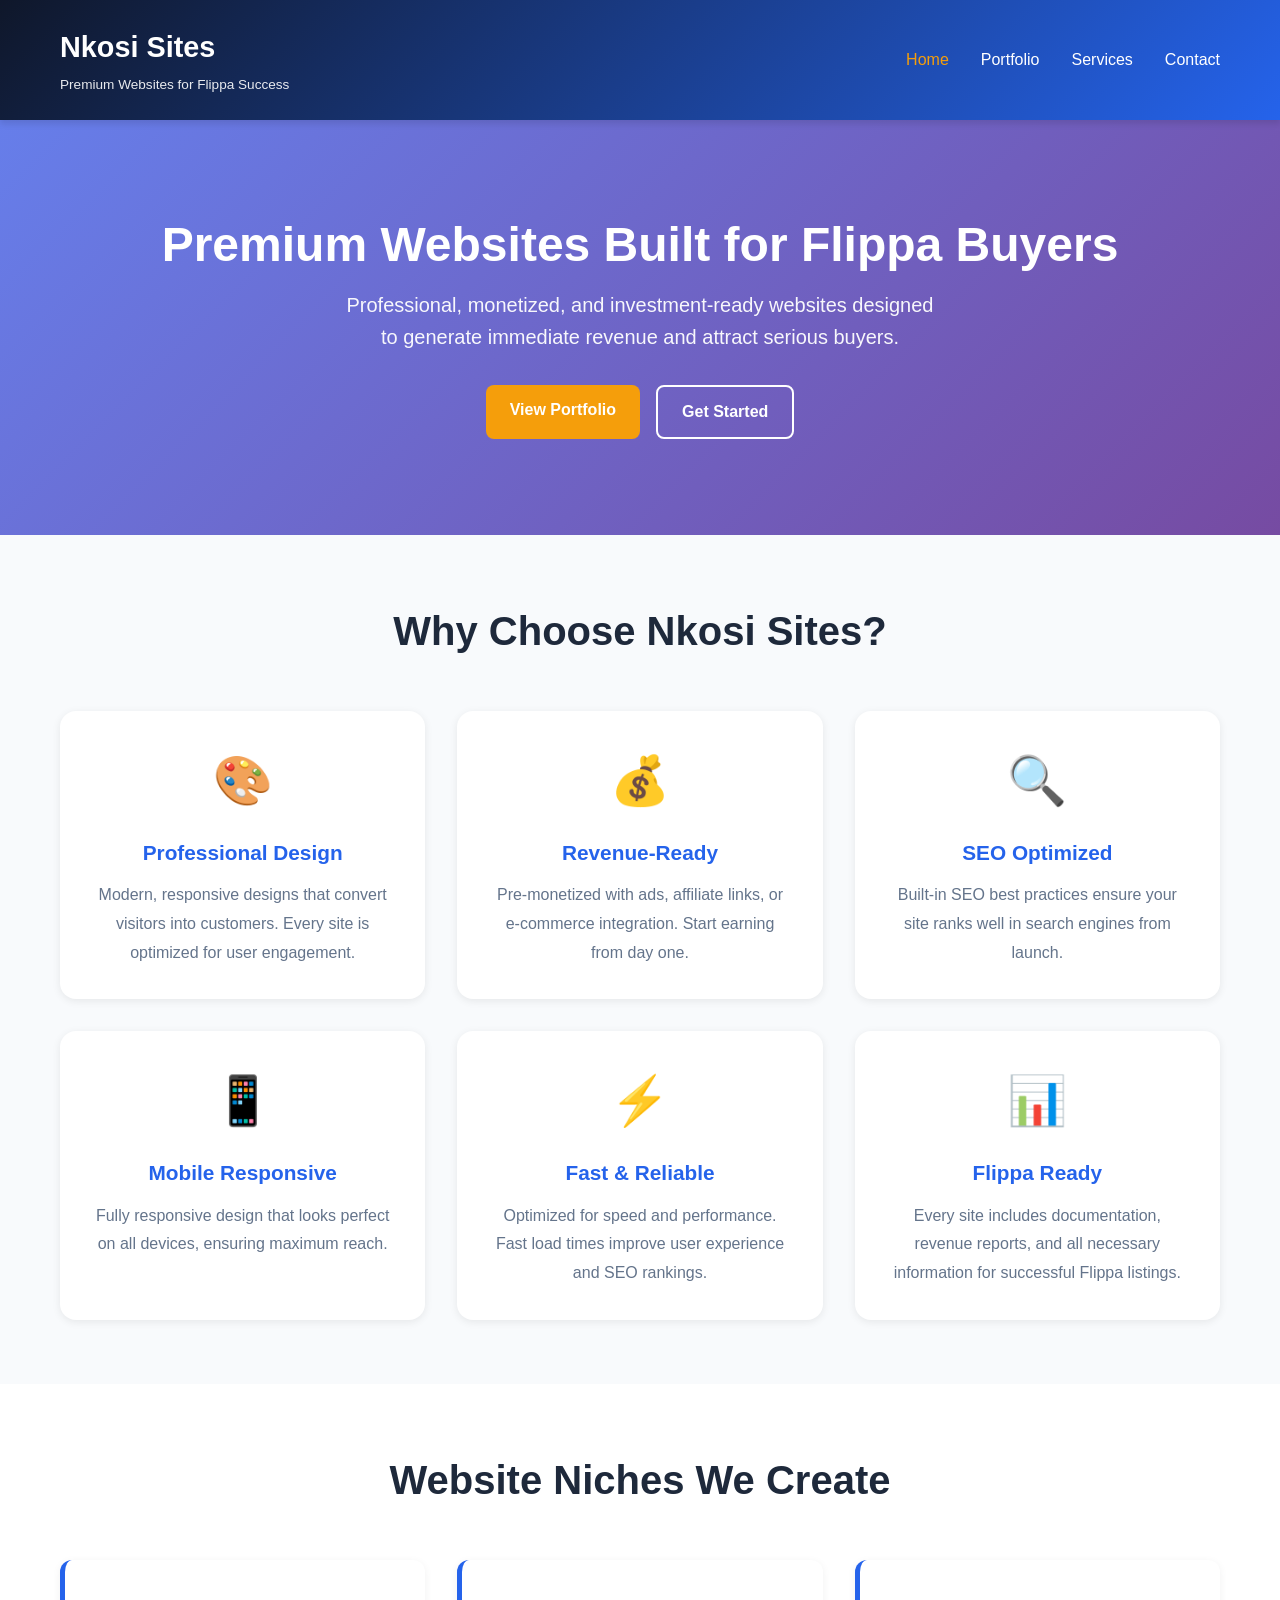
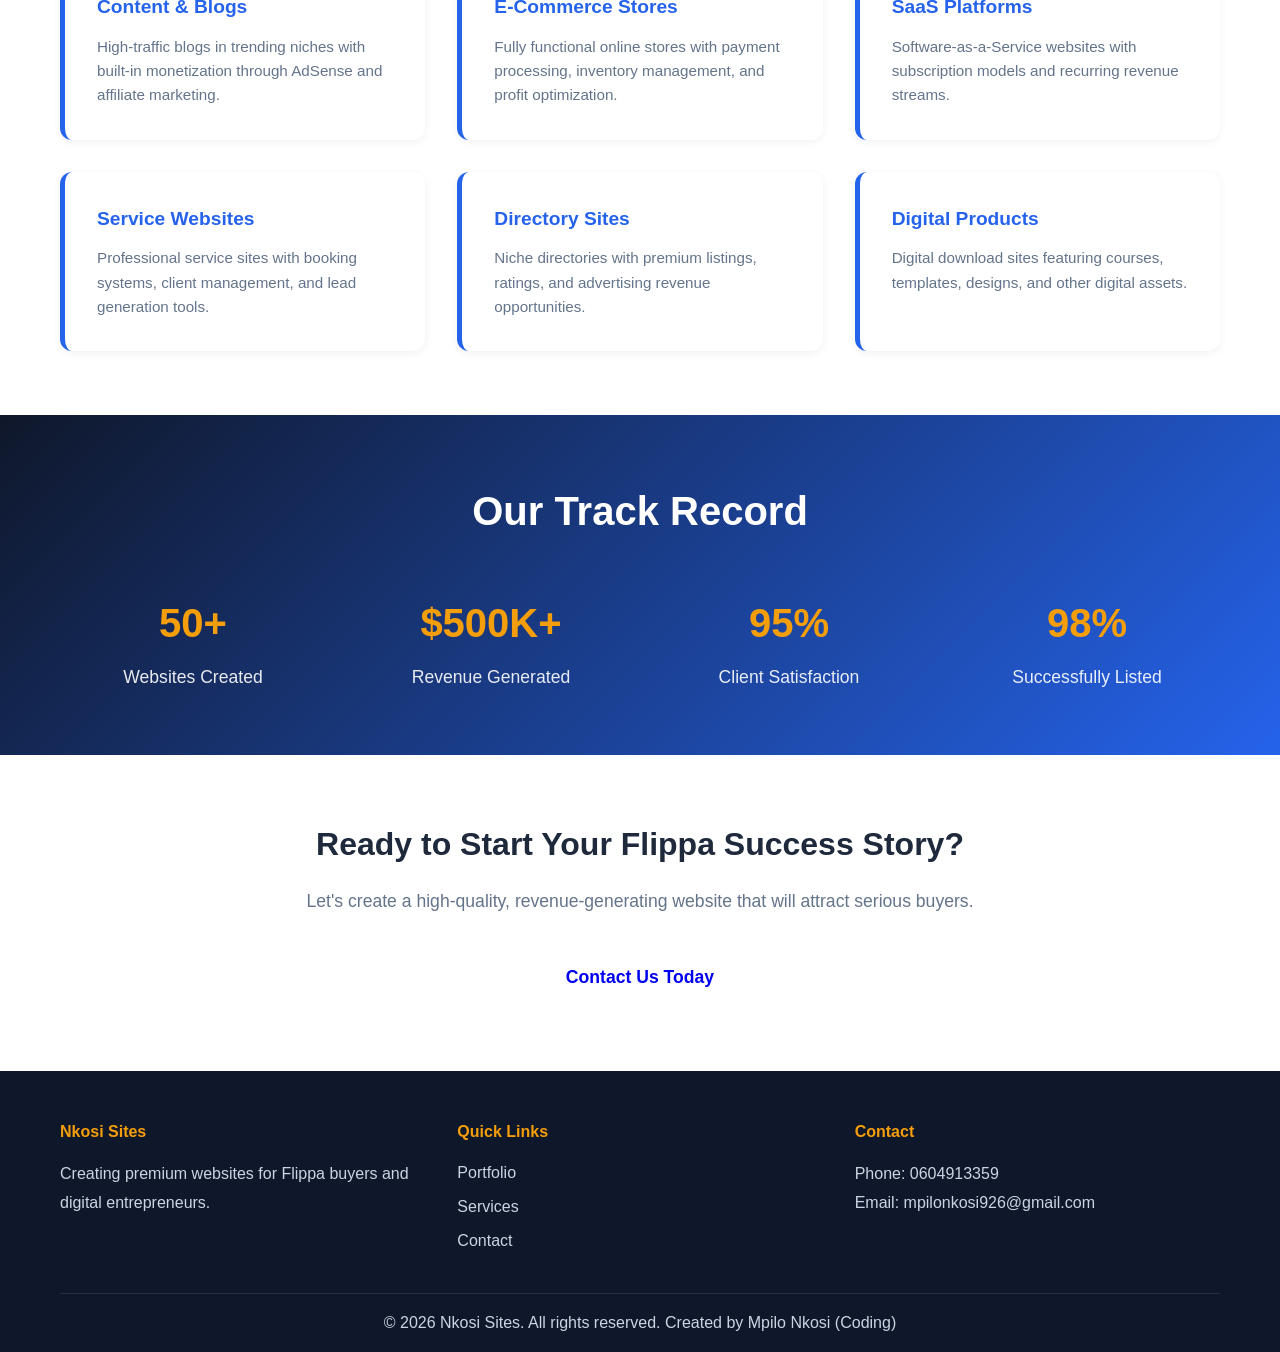
<file: index.html>
<!DOCTYPE html>
<html lang="en">
<head>
    <meta charset="UTF-8">
    <meta name="viewport" content="width=device-width, initial-scale=1.0">
    <title>Nkosi Sites - Premium Websites for Flippa Buyers</title>
    <meta name="description" content="Professional, revenue-ready websites designed for Flippa buyers. High-quality designs built to sell and generate income.">
    <meta name="keywords" content="website design, flippa, digital business, premium websites, web design">
    <meta name="author" content="Mpilo Nkosi">
    <link rel="stylesheet" href="styles.css">
</head>
<body>
    <!-- Navigation -->
    <nav class="navbar">
        <div class="container">
            <div class="navbar-brand">
                <h1 class="logo">Nkosi Sites</h1>
                <p class="tagline">Premium Websites for Flippa Success</p>
            </div>
            <ul class="nav-menu">
                <li><a href="index.html" class="active">Home</a></li>
                <li><a href="portfolio.html">Portfolio</a></li>
                <li><a href="services.html">Services</a></li>
                <li><a href="contact.html">Contact</a></li>
            </ul>
        </div>
    </nav>

    <!-- Hero Section -->
    <section class="hero">
        <div class="container">
            <h2>Premium Websites Built for Flippa Buyers</h2>
            <p>Professional, monetized, and investment-ready websites designed to generate immediate revenue and attract serious buyers.</p>
            <div class="hero-buttons">
                <a href="portfolio.html" class="btn btn-primary">View Portfolio</a>
                <a href="contact.html" class="btn btn-secondary">Get Started</a>
            </div>
        </div>
    </section>

    <!-- Features Section -->
    <section class="features">
        <div class="container">
            <h2>Why Choose Nkosi Sites?</h2>
            <div class="features-grid">
                <div class="feature-card">
                    <div class="feature-icon">🎨</div>
                    <h3>Professional Design</h3>
                    <p>Modern, responsive designs that convert visitors into customers. Every site is optimized for user engagement.</p>
                </div>
                <div class="feature-card">
                    <div class="feature-icon">💰</div>
                    <h3>Revenue-Ready</h3>
                    <p>Pre-monetized with ads, affiliate links, or e-commerce integration. Start earning from day one.</p>
                </div>
                <div class="feature-card">
                    <div class="feature-icon">🔍</div>
                    <h3>SEO Optimized</h3>
                    <p>Built-in SEO best practices ensure your site ranks well in search engines from launch.</p>
                </div>
                <div class="feature-card">
                    <div class="feature-icon">📱</div>
                    <h3>Mobile Responsive</h3>
                    <p>Fully responsive design that looks perfect on all devices, ensuring maximum reach.</p>
                </div>
                <div class="feature-card">
                    <div class="feature-icon">⚡</div>
                    <h3>Fast & Reliable</h3>
                    <p>Optimized for speed and performance. Fast load times improve user experience and SEO rankings.</p>
                </div>
                <div class="feature-card">
                    <div class="feature-icon">📊</div>
                    <h3>Flippa Ready</h3>
                    <p>Every site includes documentation, revenue reports, and all necessary information for successful Flippa listings.</p>
                </div>
            </div>
        </div>
    </section>

    <!-- Niche Examples Section -->
    <section class="niches">
        <div class="container">
            <h2>Website Niches We Create</h2>
            <div class="niche-grid">
                <div class="niche-item">
                    <h4>Content & Blogs</h4>
                    <p>High-traffic blogs in trending niches with built-in monetization through AdSense and affiliate marketing.</p>
                </div>
                <div class="niche-item">
                    <h4>E-Commerce Stores</h4>
                    <p>Fully functional online stores with payment processing, inventory management, and profit optimization.</p>
                </div>
                <div class="niche-item">
                    <h4>SaaS Platforms</h4>
                    <p>Software-as-a-Service websites with subscription models and recurring revenue streams.</p>
                </div>
                <div class="niche-item">
                    <h4>Service Websites</h4>
                    <p>Professional service sites with booking systems, client management, and lead generation tools.</p>
                </div>
                <div class="niche-item">
                    <h4>Directory Sites</h4>
                    <p>Niche directories with premium listings, ratings, and advertising revenue opportunities.</p>
                </div>
                <div class="niche-item">
                    <h4>Digital Products</h4>
                    <p>Digital download sites featuring courses, templates, designs, and other digital assets.</p>
                </div>
            </div>
        </div>
    </section>

    <!-- Stats Section -->
    <section class="stats">
        <div class="container">
            <h2>Our Track Record</h2>
            <div class="stats-grid">
                <div class="stat">
                    <h3>50+</h3>
                    <p>Websites Created</p>
                </div>
                <div class="stat">
                    <h3>$500K+</h3>
                    <p>Revenue Generated</p>
                </div>
                <div class="stat">
                    <h3>95%</h3>
                    <p>Client Satisfaction</p>
                </div>
                <div class="stat">
                    <h3>98%</h3>
                    <p>Successfully Listed</p>
                </div>
            </div>
        </div>
    </section>

    <!-- CTA Section -->
    <section class="cta">
        <div class="container">
            <h2>Ready to Start Your Flippa Success Story?</h2>
            <p>Let's create a high-quality, revenue-generating website that will attract serious buyers.</p>
            <a href="contact.html" class="btn btn-large">Contact Us Today</a>
        </div>
    </section>

    <!-- Footer -->
    <footer class="footer">
        <div class="container">
            <div class="footer-content">
                <div class="footer-section">
                    <h4>Nkosi Sites</h4>
                    <p>Creating premium websites for Flippa buyers and digital entrepreneurs.</p>
                </div>
                <div class="footer-section">
                    <h4>Quick Links</h4>
                    <ul>
                        <li><a href="portfolio.html">Portfolio</a></li>
                        <li><a href="services.html">Services</a></li>
                        <li><a href="contact.html">Contact</a></li>
                    </ul>
                </div>
                <div class="footer-section">
                    <h4>Contact</h4>
                    <p>Phone: <a href="tel:+27604913359">0604913359</a></p>
                    <p>Email: <a href="mailto:mpilonkosi926@gmail.com">mpilonkosi926@gmail.com</a></p>
                </div>
            </div>
            <div class="footer-bottom">
                <p>&copy; 2026 Nkosi Sites. All rights reserved. Created by Mpilo Nkosi (Coding)</p>
            </div>
        </div>
    </footer>
</body>
</html>
</file>
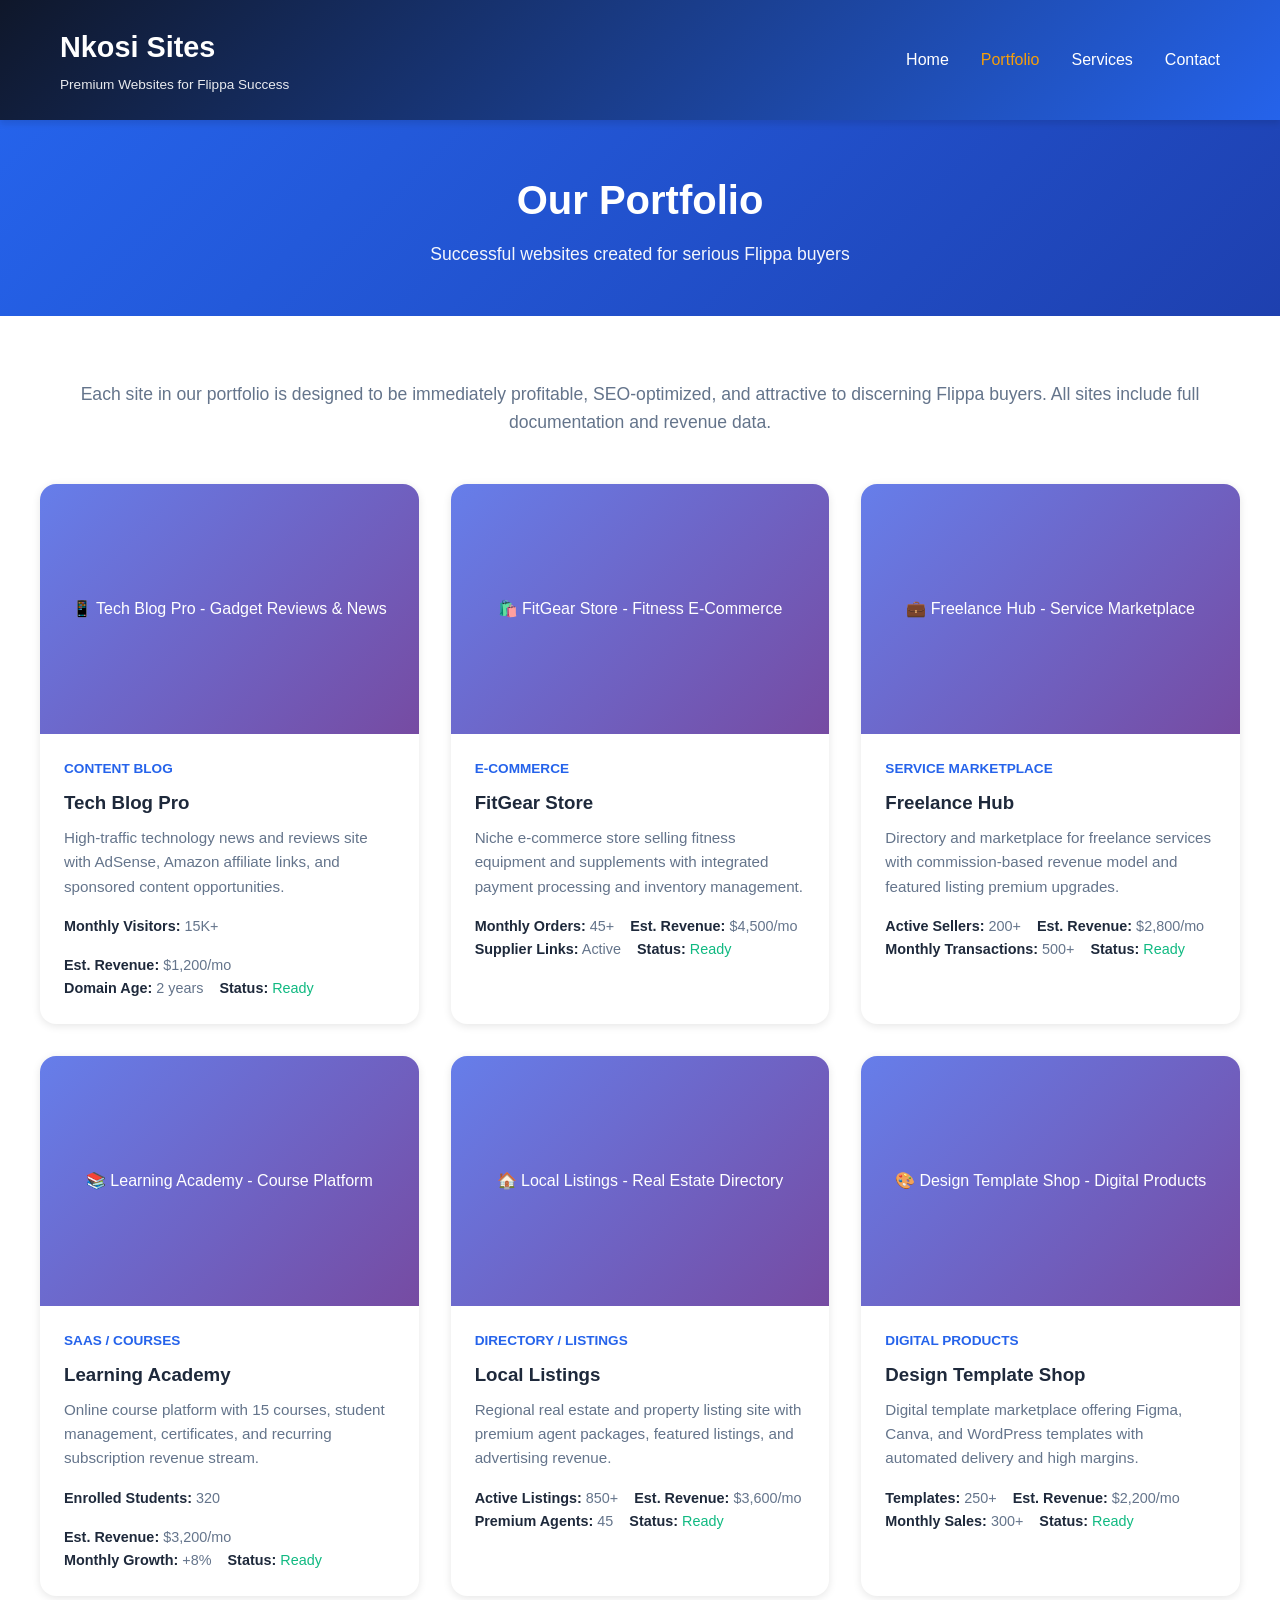
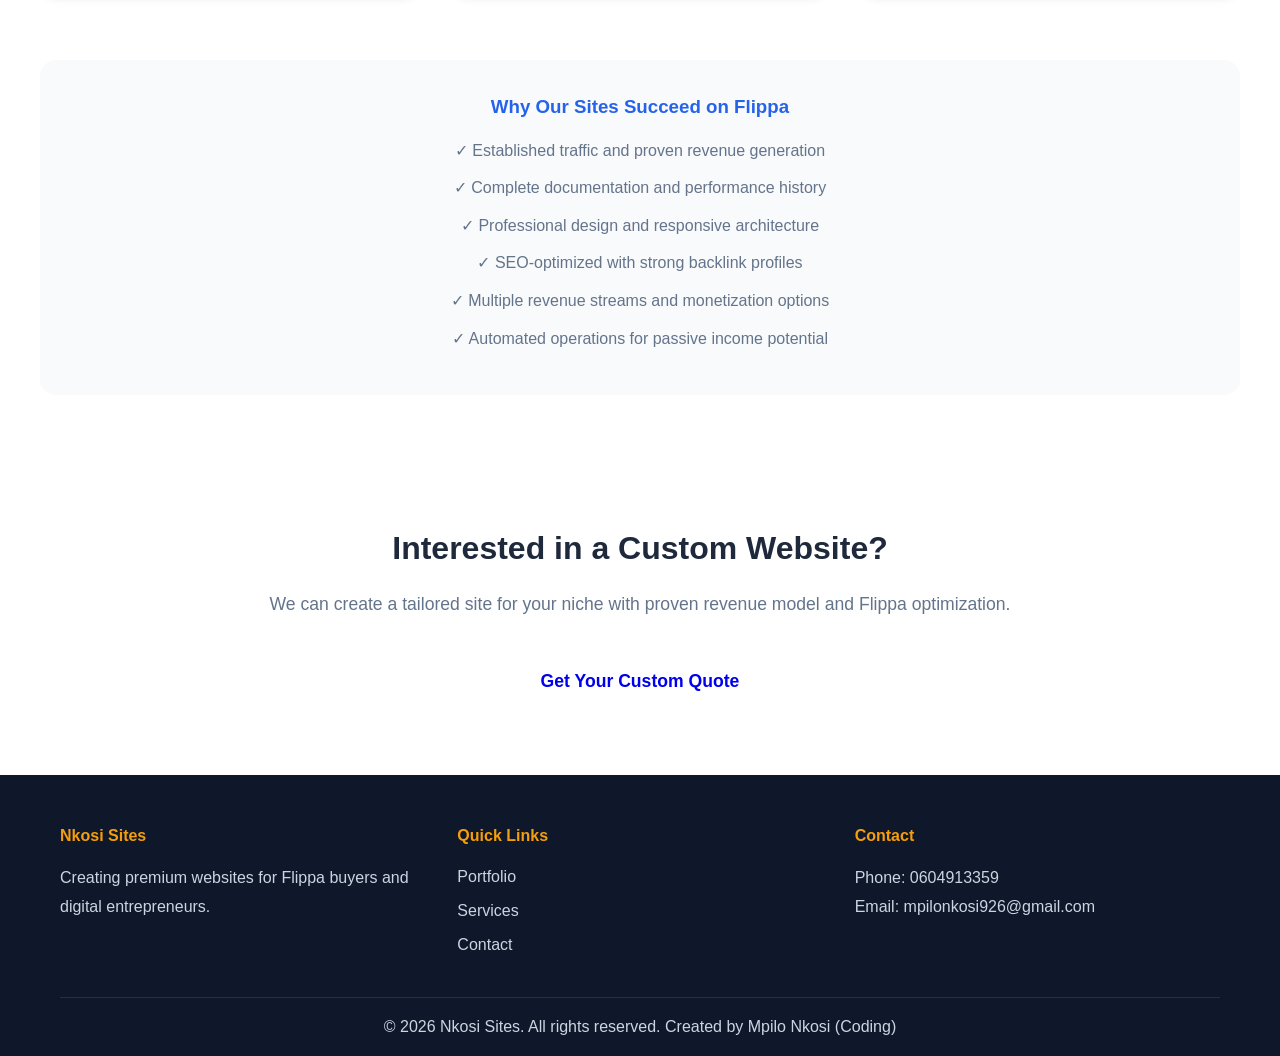
<file: portfolio.html>
<!DOCTYPE html>
<html lang="en">
<head>
    <meta charset="UTF-8">
    <meta name="viewport" content="width=device-width, initial-scale=1.0">
    <title>Portfolio - Nkosi Sites</title>
    <meta name="description" content="View our portfolio of successful websites designed for Flippa buyers. Professional designs with proven revenue generation.">
    <link rel="stylesheet" href="styles.css">
</head>
<body>
    <!-- Navigation -->
    <nav class="navbar">
        <div class="container">
            <div class="navbar-brand">
                <h1 class="logo">Nkosi Sites</h1>
                <p class="tagline">Premium Websites for Flippa Success</p>
            </div>
            <ul class="nav-menu">
                <li><a href="index.html">Home</a></li>
                <li><a href="portfolio.html" class="active">Portfolio</a></li>
                <li><a href="services.html">Services</a></li>
                <li><a href="contact.html">Contact</a></li>
            </ul>
        </div>
    </nav>

    <!-- Page Title -->
    <section class="page-title">
        <div class="container">
            <h2>Our Portfolio</h2>
            <p>Successful websites created for serious Flippa buyers</p>
        </div>
    </section>

    <!-- Portfolio Content -->
    <section class="container" style="padding: 4rem 0;">
        <p style="text-align: center; color: var(--text-light); margin-bottom: 3rem; font-size: 1.1rem;">
            Each site in our portfolio is designed to be immediately profitable, SEO-optimized, and attractive to discerning Flippa buyers. All sites include full documentation and revenue data.
        </p>

        <div class="portfolio-grid">
            <!-- Portfolio Item 1 -->
            <div class="portfolio-item">
                <div class="portfolio-image">
                    📱 Tech Blog Pro - Gadget Reviews & News
                </div>
                <div class="portfolio-content">
                    <div class="portfolio-category">Content Blog</div>
                    <h3>Tech Blog Pro</h3>
                    <p>High-traffic technology news and reviews site with AdSense, Amazon affiliate links, and sponsored content opportunities.</p>
                    <div class="portfolio-stats">
                        <div class="stat-item"><strong>Monthly Visitors:</strong> 15K+</div>
                        <div class="stat-item"><strong>Est. Revenue:</strong> $1,200/mo</div>
                    </div>
                    <div class="portfolio-stats">
                        <div class="stat-item"><strong>Domain Age:</strong> 2 years</div>
                        <div class="stat-item"><strong>Status:</strong> <span style="color: var(--success-color);">Ready</span></div>
                    </div>
                </div>
            </div>

            <!-- Portfolio Item 2 -->
            <div class="portfolio-item">
                <div class="portfolio-image">
                    🛍️ FitGear Store - Fitness E-Commerce
                </div>
                <div class="portfolio-content">
                    <div class="portfolio-category">E-Commerce</div>
                    <h3>FitGear Store</h3>
                    <p>Niche e-commerce store selling fitness equipment and supplements with integrated payment processing and inventory management.</p>
                    <div class="portfolio-stats">
                        <div class="stat-item"><strong>Monthly Orders:</strong> 45+</div>
                        <div class="stat-item"><strong>Est. Revenue:</strong> $4,500/mo</div>
                    </div>
                    <div class="portfolio-stats">
                        <div class="stat-item"><strong>Supplier Links:</strong> Active</div>
                        <div class="stat-item"><strong>Status:</strong> <span style="color: var(--success-color);">Ready</span></div>
                    </div>
                </div>
            </div>

            <!-- Portfolio Item 3 -->
            <div class="portfolio-item">
                <div class="portfolio-image">
                    💼 Freelance Hub - Service Marketplace
                </div>
                <div class="portfolio-content">
                    <div class="portfolio-category">Service Marketplace</div>
                    <h3>Freelance Hub</h3>
                    <p>Directory and marketplace for freelance services with commission-based revenue model and featured listing premium upgrades.</p>
                    <div class="portfolio-stats">
                        <div class="stat-item"><strong>Active Sellers:</strong> 200+</div>
                        <div class="stat-item"><strong>Est. Revenue:</strong> $2,800/mo</div>
                    </div>
                    <div class="portfolio-stats">
                        <div class="stat-item"><strong>Monthly Transactions:</strong> 500+</div>
                        <div class="stat-item"><strong>Status:</strong> <span style="color: var(--success-color);">Ready</span></div>
                    </div>
                </div>
            </div>

            <!-- Portfolio Item 4 -->
            <div class="portfolio-item">
                <div class="portfolio-image">
                    📚 Learning Academy - Course Platform
                </div>
                <div class="portfolio-content">
                    <div class="portfolio-category">SaaS / Courses</div>
                    <h3>Learning Academy</h3>
                    <p>Online course platform with 15 courses, student management, certificates, and recurring subscription revenue stream.</p>
                    <div class="portfolio-stats">
                        <div class="stat-item"><strong>Enrolled Students:</strong> 320</div>
                        <div class="stat-item"><strong>Est. Revenue:</strong> $3,200/mo</div>
                    </div>
                    <div class="portfolio-stats">
                        <div class="stat-item"><strong>Monthly Growth:</strong> +8%</div>
                        <div class="stat-item"><strong>Status:</strong> <span style="color: var(--success-color);">Ready</span></div>
                    </div>
                </div>
            </div>

            <!-- Portfolio Item 5 -->
            <div class="portfolio-item">
                <div class="portfolio-image">
                    🏠 Local Listings - Real Estate Directory
                </div>
                <div class="portfolio-content">
                    <div class="portfolio-category">Directory / Listings</div>
                    <h3>Local Listings</h3>
                    <p>Regional real estate and property listing site with premium agent packages, featured listings, and advertising revenue.</p>
                    <div class="portfolio-stats">
                        <div class="stat-item"><strong>Active Listings:</strong> 850+</div>
                        <div class="stat-item"><strong>Est. Revenue:</strong> $3,600/mo</div>
                    </div>
                    <div class="portfolio-stats">
                        <div class="stat-item"><strong>Premium Agents:</strong> 45</div>
                        <div class="stat-item"><strong>Status:</strong> <span style="color: var(--success-color);">Ready</span></div>
                    </div>
                </div>
            </div>

            <!-- Portfolio Item 6 -->
            <div class="portfolio-item">
                <div class="portfolio-image">
                    🎨 Design Template Shop - Digital Products
                </div>
                <div class="portfolio-content">
                    <div class="portfolio-category">Digital Products</div>
                    <h3>Design Template Shop</h3>
                    <p>Digital template marketplace offering Figma, Canva, and WordPress templates with automated delivery and high margins.</p>
                    <div class="portfolio-stats">
                        <div class="stat-item"><strong>Templates:</strong> 250+</div>
                        <div class="stat-item"><strong>Est. Revenue:</strong> $2,200/mo</div>
                    </div>
                    <div class="portfolio-stats">
                        <div class="stat-item"><strong>Monthly Sales:</strong> 300+</div>
                        <div class="stat-item"><strong>Status:</strong> <span style="color: var(--success-color);">Ready</span></div>
                    </div>
                </div>
            </div>
        </div>

        <!-- Additional Info -->
        <div style="margin-top: 4rem; padding: 2rem; background: var(--light-bg); border-radius: 1rem; text-align: center;">
            <h3 style="color: var(--primary-color); margin-bottom: 1rem;">Why Our Sites Succeed on Flippa</h3>
            <ul style="list-style: none; color: var(--text-light); max-width: 600px; margin: 0 auto;">
                <li style="margin-bottom: 0.75rem;">✓ Established traffic and proven revenue generation</li>
                <li style="margin-bottom: 0.75rem;">✓ Complete documentation and performance history</li>
                <li style="margin-bottom: 0.75rem;">✓ Professional design and responsive architecture</li>
                <li style="margin-bottom: 0.75rem;">✓ SEO-optimized with strong backlink profiles</li>
                <li style="margin-bottom: 0.75rem;">✓ Multiple revenue streams and monetization options</li>
                <li style="margin-bottom: 0.75rem;">✓ Automated operations for passive income potential</li>
            </ul>
        </div>
    </section>

    <!-- CTA Section -->
    <section class="cta">
        <div class="container">
            <h2>Interested in a Custom Website?</h2>
            <p>We can create a tailored site for your niche with proven revenue model and Flippa optimization.</p>
            <a href="contact.html" class="btn btn-large">Get Your Custom Quote</a>
        </div>
    </section>

    <!-- Footer -->
    <footer class="footer">
        <div class="container">
            <div class="footer-content">
                <div class="footer-section">
                    <h4>Nkosi Sites</h4>
                    <p>Creating premium websites for Flippa buyers and digital entrepreneurs.</p>
                </div>
                <div class="footer-section">
                    <h4>Quick Links</h4>
                    <ul>
                        <li><a href="portfolio.html">Portfolio</a></li>
                        <li><a href="services.html">Services</a></li>
                        <li><a href="contact.html">Contact</a></li>
                    </ul>
                </div>
                <div class="footer-section">
                    <h4>Contact</h4>
                    <p>Phone: <a href="tel:+27604913359">0604913359</a></p>
                    <p>Email: <a href="mailto:mpilonkosi926@gmail.com">mpilonkosi926@gmail.com</a></p>
                </div>
            </div>
            <div class="footer-bottom">
                <p>&copy; 2026 Nkosi Sites. All rights reserved. Created by Mpilo Nkosi (Coding)</p>
            </div>
        </div>
    </footer>
</body>
</html>
</file>
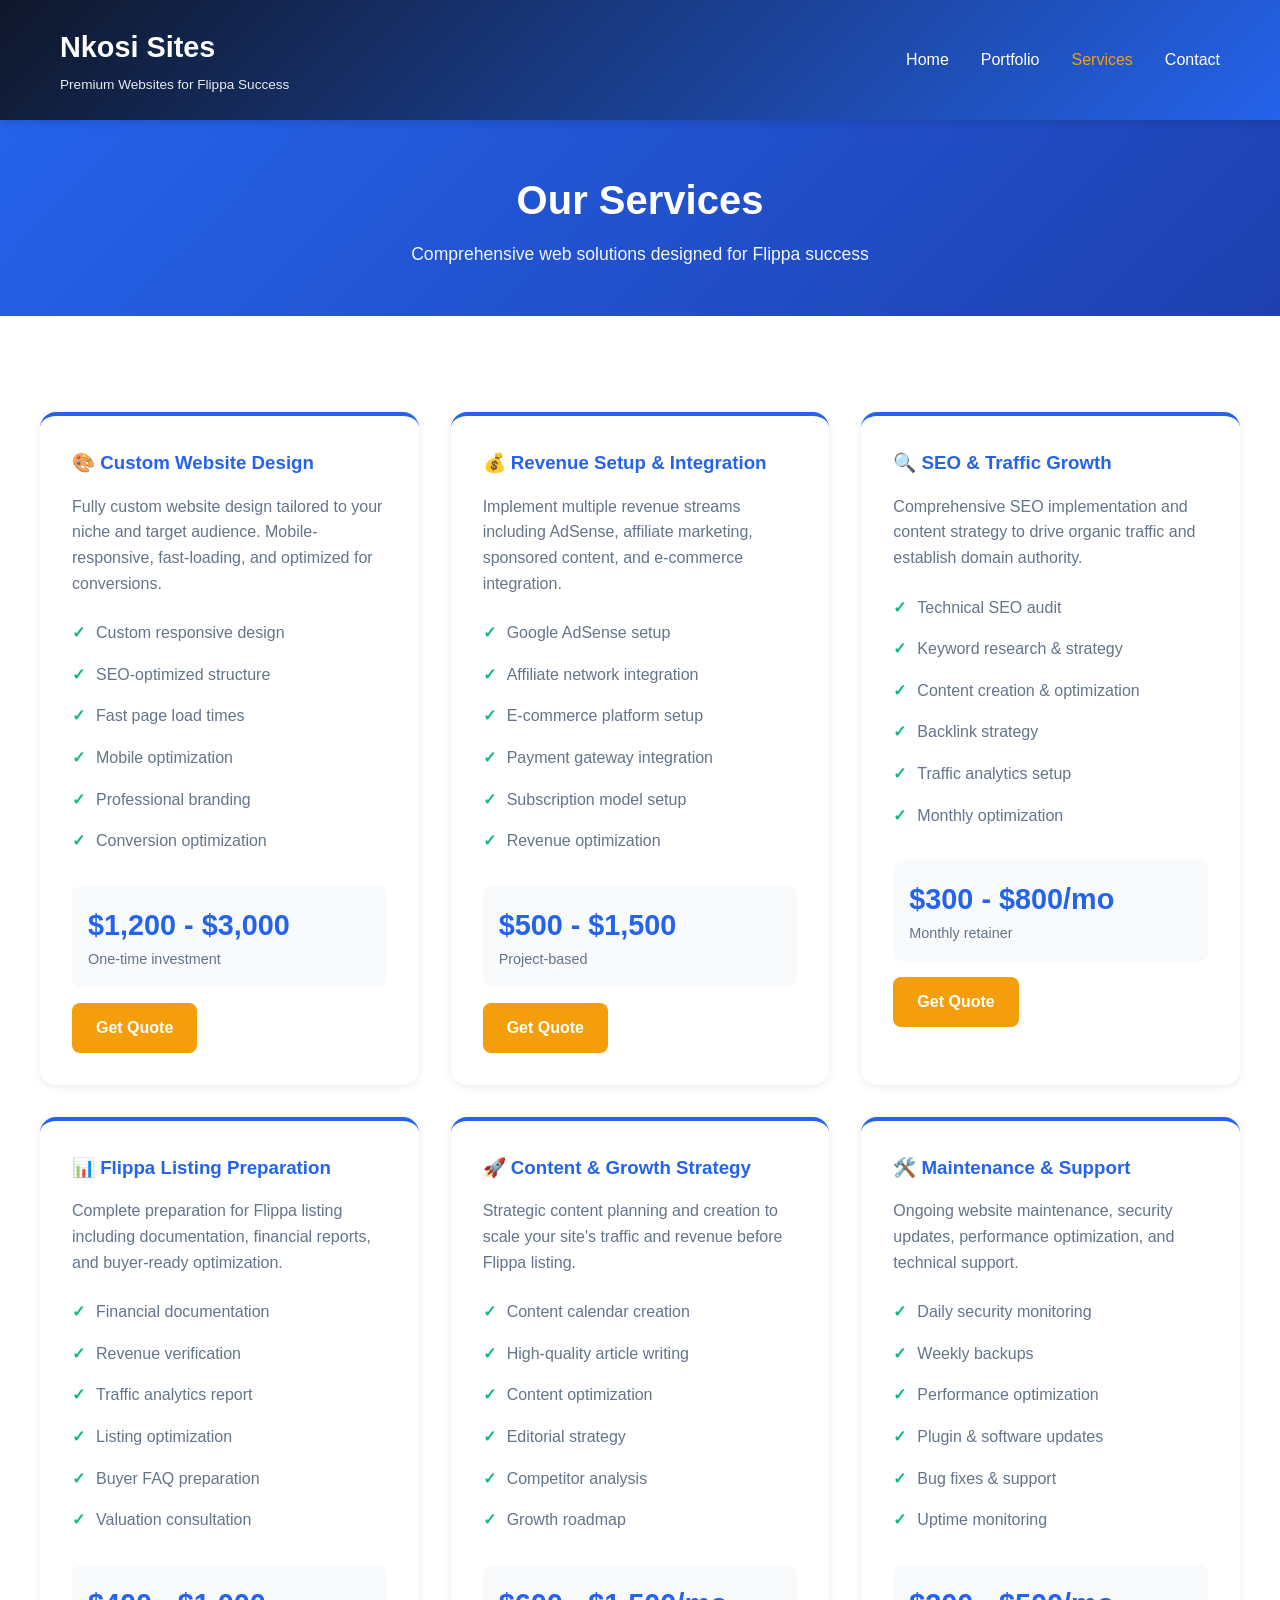
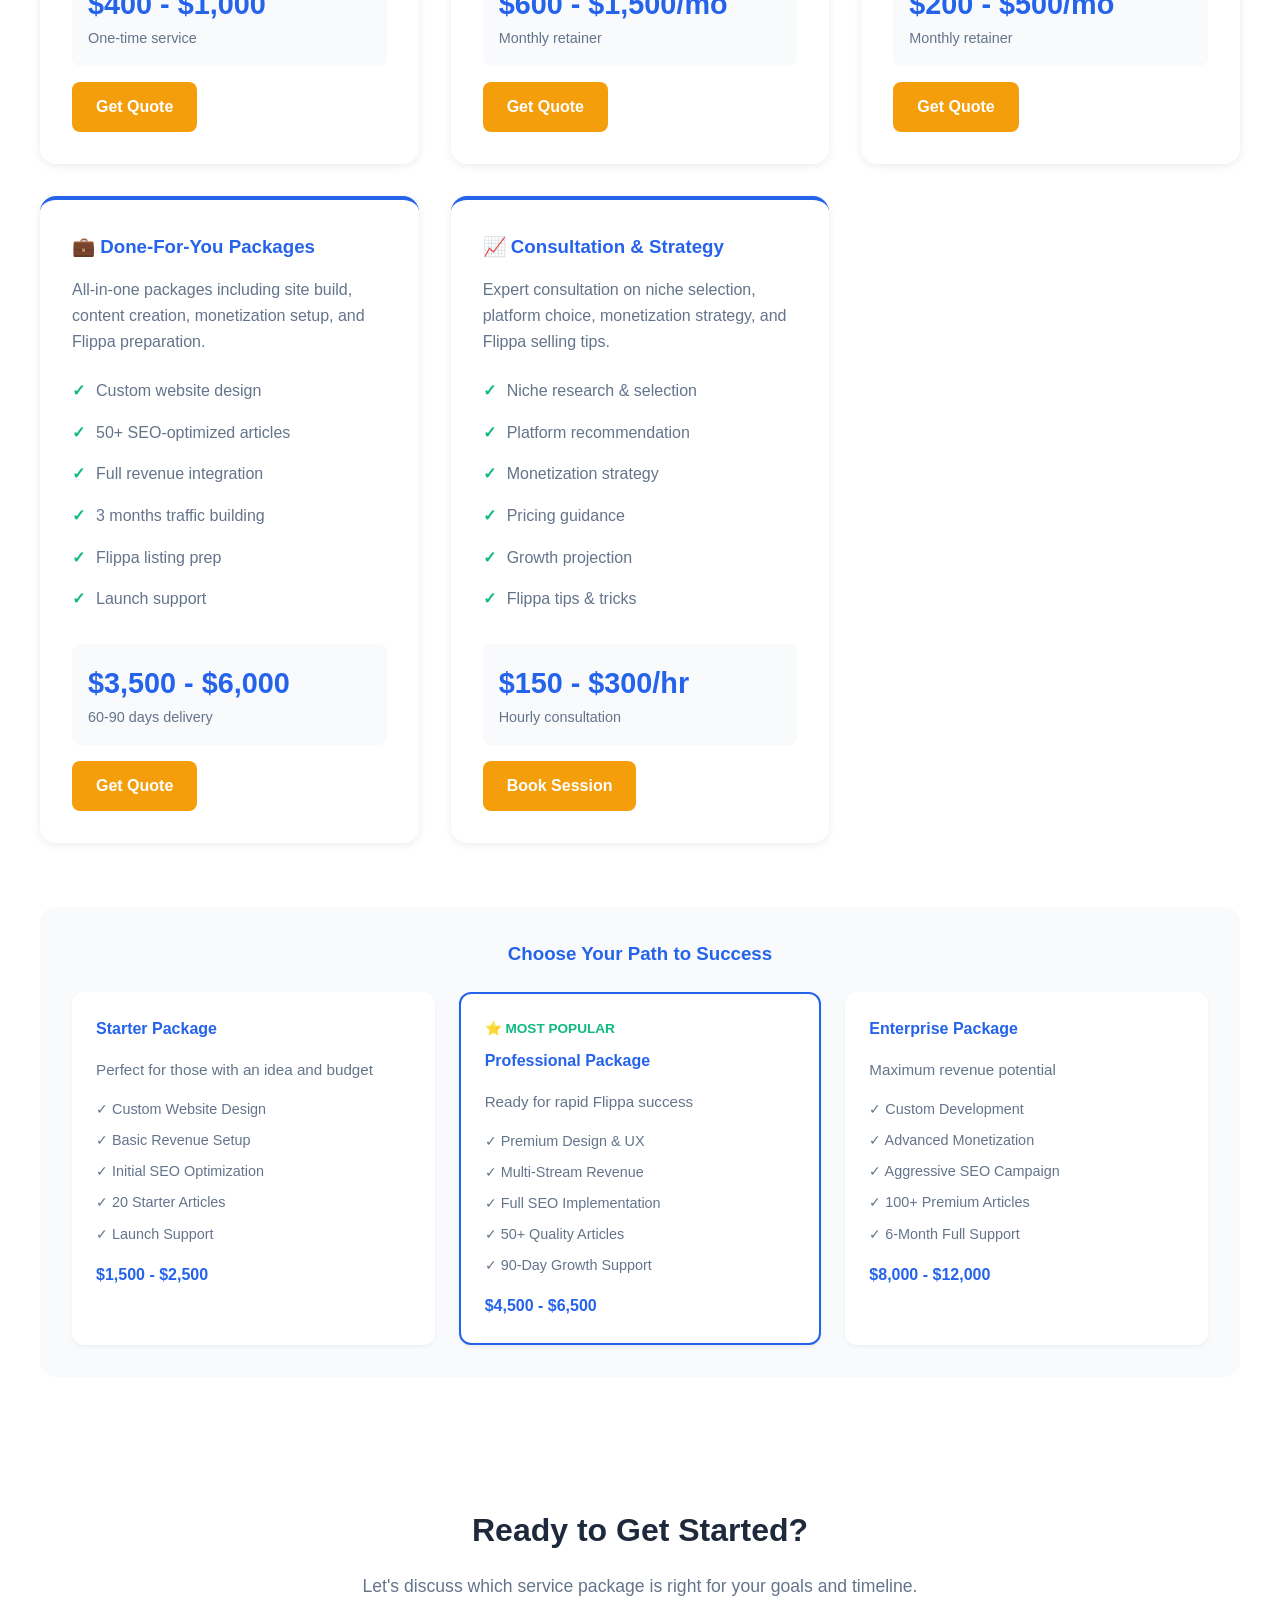
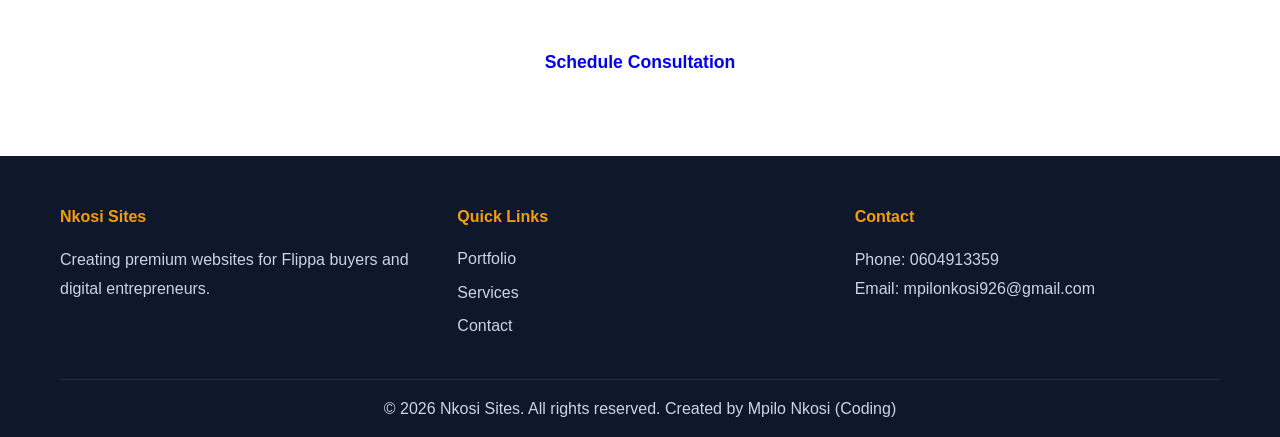
<file: services.html>
<!DOCTYPE html>
<html lang="en">
<head>
    <meta charset="UTF-8">
    <meta name="viewport" content="width=device-width, initial-scale=1.0">
    <title>Services - Nkosi Sites</title>
    <meta name="description" content="Web design and development services tailored for Flippa sellers. Custom sites, optimization, and consulting.">
    <link rel="stylesheet" href="styles.css">
</head>
<body>
    <!-- Navigation -->
    <nav class="navbar">
        <div class="container">
            <div class="navbar-brand">
                <h1 class="logo">Nkosi Sites</h1>
                <p class="tagline">Premium Websites for Flippa Success</p>
            </div>
            <ul class="nav-menu">
                <li><a href="index.html">Home</a></li>
                <li><a href="portfolio.html">Portfolio</a></li>
                <li><a href="services.html" class="active">Services</a></li>
                <li><a href="contact.html">Contact</a></li>
            </ul>
        </div>
    </nav>

    <!-- Page Title -->
    <section class="page-title">
        <div class="container">
            <h2>Our Services</h2>
            <p>Comprehensive web solutions designed for Flippa success</p>
        </div>
    </section>

    <!-- Services Content -->
    <section class="container" style="padding: 4rem 0;">
        <div class="services-list">
            <!-- Service 1 -->
            <div class="service-item">
                <h3>🎨 Custom Website Design</h3>
                <p style="margin-bottom: 1rem; color: var(--text-light);">
                    Fully custom website design tailored to your niche and target audience. Mobile-responsive, fast-loading, and optimized for conversions.
                </p>
                <ul>
                    <li>Custom responsive design</li>
                    <li>SEO-optimized structure</li>
                    <li>Fast page load times</li>
                    <li>Mobile optimization</li>
                    <li>Professional branding</li>
                    <li>Conversion optimization</li>
                </ul>
                <div class="service-price">
                    <div class="price">$1,200 - $3,000</div>
                    <div class="duration">One-time investment</div>
                </div>
                <a href="contact.html" class="btn btn-primary">Get Quote</a>
            </div>

            <!-- Service 2 -->
            <div class="service-item">
                <h3>💰 Revenue Setup & Integration</h3>
                <p style="margin-bottom: 1rem; color: var(--text-light);">
                    Implement multiple revenue streams including AdSense, affiliate marketing, sponsored content, and e-commerce integration.
                </p>
                <ul>
                    <li>Google AdSense setup</li>
                    <li>Affiliate network integration</li>
                    <li>E-commerce platform setup</li>
                    <li>Payment gateway integration</li>
                    <li>Subscription model setup</li>
                    <li>Revenue optimization</li>
                </ul>
                <div class="service-price">
                    <div class="price">$500 - $1,500</div>
                    <div class="duration">Project-based</div>
                </div>
                <a href="contact.html" class="btn btn-primary">Get Quote</a>
            </div>

            <!-- Service 3 -->
            <div class="service-item">
                <h3>🔍 SEO & Traffic Growth</h3>
                <p style="margin-bottom: 1rem; color: var(--text-light);">
                    Comprehensive SEO implementation and content strategy to drive organic traffic and establish domain authority.
                </p>
                <ul>
                    <li>Technical SEO audit</li>
                    <li>Keyword research & strategy</li>
                    <li>Content creation & optimization</li>
                    <li>Backlink strategy</li>
                    <li>Traffic analytics setup</li>
                    <li>Monthly optimization</li>
                </ul>
                <div class="service-price">
                    <div class="price">$300 - $800/mo</div>
                    <div class="duration">Monthly retainer</div>
                </div>
                <a href="contact.html" class="btn btn-primary">Get Quote</a>
            </div>

            <!-- Service 4 -->
            <div class="service-item">
                <h3>📊 Flippa Listing Preparation</h3>
                <p style="margin-bottom: 1rem; color: var(--text-light);">
                    Complete preparation for Flippa listing including documentation, financial reports, and buyer-ready optimization.
                </p>
                <ul>
                    <li>Financial documentation</li>
                    <li>Revenue verification</li>
                    <li>Traffic analytics report</li>
                    <li>Listing optimization</li>
                    <li>Buyer FAQ preparation</li>
                    <li>Valuation consultation</li>
                </ul>
                <div class="service-price">
                    <div class="price">$400 - $1,000</div>
                    <div class="duration">One-time service</div>
                </div>
                <a href="contact.html" class="btn btn-primary">Get Quote</a>
            </div>

            <!-- Service 5 -->
            <div class="service-item">
                <h3>🚀 Content & Growth Strategy</h3>
                <p style="margin-bottom: 1rem; color: var(--text-light);">
                    Strategic content planning and creation to scale your site's traffic and revenue before Flippa listing.
                </p>
                <ul>
                    <li>Content calendar creation</li>
                    <li>High-quality article writing</li>
                    <li>Content optimization</li>
                    <li>Editorial strategy</li>
                    <li>Competitor analysis</li>
                    <li>Growth roadmap</li>
                </ul>
                <div class="service-price">
                    <div class="price">$600 - $1,500/mo</div>
                    <div class="duration">Monthly retainer</div>
                </div>
                <a href="contact.html" class="btn btn-primary">Get Quote</a>
            </div>

            <!-- Service 6 -->
            <div class="service-item">
                <h3>🛠️ Maintenance & Support</h3>
                <p style="margin-bottom: 1rem; color: var(--text-light);">
                    Ongoing website maintenance, security updates, performance optimization, and technical support.
                </p>
                <ul>
                    <li>Daily security monitoring</li>
                    <li>Weekly backups</li>
                    <li>Performance optimization</li>
                    <li>Plugin & software updates</li>
                    <li>Bug fixes & support</li>
                    <li>Uptime monitoring</li>
                </ul>
                <div class="service-price">
                    <div class="price">$200 - $500/mo</div>
                    <div class="duration">Monthly retainer</div>
                </div>
                <a href="contact.html" class="btn btn-primary">Get Quote</a>
            </div>

            <!-- Service 7 -->
            <div class="service-item">
                <h3>💼 Done-For-You Packages</h3>
                <p style="margin-bottom: 1rem; color: var(--text-light);">
                    All-in-one packages including site build, content creation, monetization setup, and Flippa preparation.
                </p>
                <ul>
                    <li>Custom website design</li>
                    <li>50+ SEO-optimized articles</li>
                    <li>Full revenue integration</li>
                    <li>3 months traffic building</li>
                    <li>Flippa listing prep</li>
                    <li>Launch support</li>
                </ul>
                <div class="service-price">
                    <div class="price">$3,500 - $6,000</div>
                    <div class="duration">60-90 days delivery</div>
                </div>
                <a href="contact.html" class="btn btn-primary">Get Quote</a>
            </div>

            <!-- Service 8 -->
            <div class="service-item">
                <h3>📈 Consultation & Strategy</h3>
                <p style="margin-bottom: 1rem; color: var(--text-light);">
                    Expert consultation on niche selection, platform choice, monetization strategy, and Flippa selling tips.
                </p>
                <ul>
                    <li>Niche research & selection</li>
                    <li>Platform recommendation</li>
                    <li>Monetization strategy</li>
                    <li>Pricing guidance</li>
                    <li>Growth projection</li>
                    <li>Flippa tips & tricks</li>
                </ul>
                <div class="service-price">
                    <div class="price">$150 - $300/hr</div>
                    <div class="duration">Hourly consultation</div>
                </div>
                <a href="contact.html" class="btn btn-primary">Book Session</a>
            </div>
        </div>

        <!-- Service Packages Overview -->
        <div style="margin-top: 4rem; padding: 2rem; background: var(--light-bg); border-radius: 1rem;">
            <h3 style="color: var(--primary-color); margin-bottom: 1.5rem; text-align: center;">Choose Your Path to Success</h3>
            <div style="display: grid; grid-template-columns: repeat(auto-fit, minmax(250px, 1fr)); gap: 1.5rem;">
                <div style="background: white; padding: 1.5rem; border-radius: 0.75rem; box-shadow: 0 2px 4px rgba(0,0,0,0.05);">
                    <h4 style="color: var(--primary-color); margin-bottom: 1rem;">Starter Package</h4>
                    <p style="color: var(--text-light); font-size: 0.95rem; margin-bottom: 1rem;">Perfect for those with an idea and budget</p>
                    <ul style="list-style: none; color: var(--text-light); font-size: 0.9rem;">
                        <li style="margin-bottom: 0.5rem;">✓ Custom Website Design</li>
                        <li style="margin-bottom: 0.5rem;">✓ Basic Revenue Setup</li>
                        <li style="margin-bottom: 0.5rem;">✓ Initial SEO Optimization</li>
                        <li style="margin-bottom: 0.5rem;">✓ 20 Starter Articles</li>
                        <li style="margin-bottom: 0.5rem;">✓ Launch Support</li>
                    </ul>
                    <p style="margin-top: 1rem; color: var(--primary-color); font-weight: bold;">$1,500 - $2,500</p>
                </div>
                <div style="background: white; padding: 1.5rem; border-radius: 0.75rem; box-shadow: 0 2px 4px rgba(0,0,0,0.05); border: 2px solid var(--primary-color);">
                    <p style="color: var(--success-color); font-weight: bold; font-size: 0.85rem; margin-bottom: 0.5rem;">⭐ MOST POPULAR</p>
                    <h4 style="color: var(--primary-color); margin-bottom: 1rem;">Professional Package</h4>
                    <p style="color: var(--text-light); font-size: 0.95rem; margin-bottom: 1rem;">Ready for rapid Flippa success</p>
                    <ul style="list-style: none; color: var(--text-light); font-size: 0.9rem;">
                        <li style="margin-bottom: 0.5rem;">✓ Premium Design & UX</li>
                        <li style="margin-bottom: 0.5rem;">✓ Multi-Stream Revenue</li>
                        <li style="margin-bottom: 0.5rem;">✓ Full SEO Implementation</li>
                        <li style="margin-bottom: 0.5rem;">✓ 50+ Quality Articles</li>
                        <li style="margin-bottom: 0.5rem;">✓ 90-Day Growth Support</li>
                    </ul>
                    <p style="margin-top: 1rem; color: var(--primary-color); font-weight: bold;">$4,500 - $6,500</p>
                </div>
                <div style="background: white; padding: 1.5rem; border-radius: 0.75rem; box-shadow: 0 2px 4px rgba(0,0,0,0.05);">
                    <h4 style="color: var(--primary-color); margin-bottom: 1rem;">Enterprise Package</h4>
                    <p style="color: var(--text-light); font-size: 0.95rem; margin-bottom: 1rem;">Maximum revenue potential</p>
                    <ul style="list-style: none; color: var(--text-light); font-size: 0.9rem;">
                        <li style="margin-bottom: 0.5rem;">✓ Custom Development</li>
                        <li style="margin-bottom: 0.5rem;">✓ Advanced Monetization</li>
                        <li style="margin-bottom: 0.5rem;">✓ Aggressive SEO Campaign</li>
                        <li style="margin-bottom: 0.5rem;">✓ 100+ Premium Articles</li>
                        <li style="margin-bottom: 0.5rem;">✓ 6-Month Full Support</li>
                    </ul>
                    <p style="margin-top: 1rem; color: var(--primary-color); font-weight: bold;">$8,000 - $12,000</p>
                </div>
            </div>
        </div>
    </section>

    <!-- CTA Section -->
    <section class="cta">
        <div class="container">
            <h2>Ready to Get Started?</h2>
            <p>Let's discuss which service package is right for your goals and timeline.</p>
            <a href="contact.html" class="btn btn-large">Schedule Consultation</a>
        </div>
    </section>

    <!-- Footer -->
    <footer class="footer">
        <div class="container">
            <div class="footer-content">
                <div class="footer-section">
                    <h4>Nkosi Sites</h4>
                    <p>Creating premium websites for Flippa buyers and digital entrepreneurs.</p>
                </div>
                <div class="footer-section">
                    <h4>Quick Links</h4>
                    <ul>
                        <li><a href="portfolio.html">Portfolio</a></li>
                        <li><a href="services.html">Services</a></li>
                        <li><a href="contact.html">Contact</a></li>
                    </ul>
                </div>
                <div class="footer-section">
                    <h4>Contact</h4>
                    <p>Phone: <a href="tel:+27604913359">0604913359</a></p>
                    <p>Email: <a href="mailto:mpilonkosi926@gmail.com">mpilonkosi926@gmail.com</a></p>
                </div>
            </div>
            <div class="footer-bottom">
                <p>&copy; 2026 Nkosi Sites. All rights reserved. Created by Mpilo Nkosi (Coding)</p>
            </div>
        </div>
    </footer>
</body>
</html>
</file>
<file: styles.css>
/* ========================================
   GLOBAL STYLES
   ======================================== */

* {
    margin: 0;
    padding: 0;
    box-sizing: border-box;
}

:root {
    --primary-color: #2563eb;
    --secondary-color: #1e40af;
    --accent-color: #f59e0b;
    --dark-bg: #0f172a;
    --light-bg: #f8fafc;
    --text-dark: #1e293b;
    --text-light: #64748b;
    --border-color: #e2e8f0;
    --success-color: #10b981;
}

body {
    font-family: 'Segoe UI', Tahoma, Geneva, Verdana, sans-serif;
    line-height: 1.6;
    color: var(--text-dark);
    background-color: #ffffff;
}

.container {
    max-width: 1200px;
    margin: 0 auto;
    padding: 0 20px;
}

/* ========================================
   NAVIGATION
   ======================================== */

.navbar {
    background: linear-gradient(135deg, var(--dark-bg) 0%, var(--primary-color) 100%);
    color: white;
    padding: 1.5rem 0;
    position: sticky;
    top: 0;
    z-index: 100;
    box-shadow: 0 4px 6px rgba(0, 0, 0, 0.1);
}

.navbar .container {
    display: flex;
    justify-content: space-between;
    align-items: center;
}

.navbar-brand h1.logo {
    font-size: 1.8rem;
    font-weight: 700;
    margin-bottom: 0.25rem;
}

.navbar-brand .tagline {
    font-size: 0.85rem;
    opacity: 0.9;
    font-weight: 300;
}

.nav-menu {
    display: flex;
    list-style: none;
    gap: 2rem;
}

.nav-menu a {
    color: white;
    text-decoration: none;
    transition: color 0.3s ease;
    font-weight: 500;
}

.nav-menu a:hover,
.nav-menu a.active {
    color: var(--accent-color);
}

@media (max-width: 768px) {
    .navbar .container {
        flex-direction: column;
        gap: 1rem;
    }
    .nav-menu {
        gap: 1rem;
        flex-wrap: wrap;
        justify-content: center;
    }
}

/* ========================================
   HERO SECTION
   ======================================== */

.hero {
    background: linear-gradient(135deg, #667eea 0%, #764ba2 100%);
    color: white;
    padding: 6rem 0;
    text-align: center;
}

.hero h2 {
    font-size: 3rem;
    margin-bottom: 1rem;
    line-height: 1.2;
}

.hero p {
    font-size: 1.25rem;
    margin-bottom: 2rem;
    opacity: 0.95;
    max-width: 600px;
    margin-left: auto;
    margin-right: auto;
}

.hero-buttons {
    display: flex;
    gap: 1rem;
    justify-content: center;
    flex-wrap: wrap;
}

@media (max-width: 768px) {
    .hero h2 {
        font-size: 2rem;
    }
    .hero p {
        font-size: 1rem;
    }
}

/* ========================================
   BUTTONS
   ======================================== */

.btn {
    display: inline-block;
    padding: 0.75rem 1.5rem;
    border-radius: 0.5rem;
    text-decoration: none;
    font-weight: 600;
    transition: all 0.3s ease;
    cursor: pointer;
    border: none;
}

.btn-primary {
    background-color: var(--accent-color);
    color: white;
}

.btn-primary:hover {
    background-color: #d97706;
    transform: translateY(-2px);
    box-shadow: 0 10px 20px rgba(245, 158, 11, 0.2);
}

.btn-secondary {
    background-color: transparent;
    color: white;
    border: 2px solid white;
}

.btn-secondary:hover {
    background-color: white;
    color: var(--primary-color);
    transform: translateY(-2px);
}

.btn-large {
    padding: 1rem 2rem;
    font-size: 1.1rem;
}

/* ========================================
   FEATURES SECTION
   ======================================== */

.features {
    padding: 4rem 0;
    background-color: var(--light-bg);
}

.features h2 {
    text-align: center;
    font-size: 2.5rem;
    margin-bottom: 3rem;
    color: var(--text-dark);
}

.features-grid {
    display: grid;
    grid-template-columns: repeat(auto-fit, minmax(300px, 1fr));
    gap: 2rem;
}

.feature-card {
    background: white;
    padding: 2rem;
    border-radius: 1rem;
    text-align: center;
    box-shadow: 0 2px 8px rgba(0, 0, 0, 0.08);
    transition: all 0.3s ease;
}

.feature-card:hover {
    transform: translateY(-10px);
    box-shadow: 0 10px 25px rgba(0, 0, 0, 0.15);
}

.feature-icon {
    font-size: 3rem;
    margin-bottom: 1rem;
}

.feature-card h3 {
    font-size: 1.3rem;
    margin-bottom: 0.75rem;
    color: var(--primary-color);
}

.feature-card p {
    color: var(--text-light);
    line-height: 1.8;
}

/* ========================================
   NICHES SECTION
   ======================================== */

.niches {
    padding: 4rem 0;
}

.niches h2 {
    text-align: center;
    font-size: 2.5rem;
    margin-bottom: 3rem;
    color: var(--text-dark);
}

.niche-grid {
    display: grid;
    grid-template-columns: repeat(auto-fit, minmax(280px, 1fr));
    gap: 2rem;
}

.niche-item {
    background: white;
    padding: 2rem;
    border-radius: 0.75rem;
    border-left: 5px solid var(--primary-color);
    box-shadow: 0 2px 8px rgba(0, 0, 0, 0.06);
    transition: all 0.3s ease;
}

.niche-item:hover {
    box-shadow: 0 8px 20px rgba(0, 0, 0, 0.12);
}

.niche-item h4 {
    color: var(--primary-color);
    margin-bottom: 0.75rem;
    font-size: 1.2rem;
}

.niche-item p {
    color: var(--text-light);
    font-size: 0.95rem;
}

/* ========================================
   STATS SECTION
   ======================================== */

.stats {
    background: linear-gradient(135deg, var(--dark-bg) 0%, var(--primary-color) 100%);
    color: white;
    padding: 4rem 0;
}

.stats h2 {
    text-align: center;
    font-size: 2.5rem;
    margin-bottom: 3rem;
}

.stats-grid {
    display: grid;
    grid-template-columns: repeat(auto-fit, minmax(200px, 1fr));
    gap: 2rem;
}

.stat {
    text-align: center;
}

.stat h3 {
    font-size: 2.5rem;
    color: var(--accent-color);
    margin-bottom: 0.5rem;
}

.stat p {
    font-size: 1.1rem;
    opacity: 0.9;
}

/* ========================================
   CTA SECTION
   ======================================== */

.cta {
    background: white;
    padding: 4rem 0;
    text-align: center;
}

.cta h2 {
    font-size: 2rem;
    margin-bottom: 1rem;
    color: var(--text-dark);
}

.cta p {
    font-size: 1.1rem;
    color: var(--text-light);
    margin-bottom: 2rem;
}

/* ========================================
   PORTFOLIO PAGE
   ======================================== */

.portfolio-grid {
    display: grid;
    grid-template-columns: repeat(auto-fit, minmax(300px, 1fr));
    gap: 2rem;
    margin-top: 2rem;
}

.portfolio-item {
    background: white;
    border-radius: 1rem;
    overflow: hidden;
    box-shadow: 0 2px 8px rgba(0, 0, 0, 0.1);
    transition: all 0.3s ease;
}

.portfolio-item:hover {
    transform: translateY(-10px);
    box-shadow: 0 15px 35px rgba(0, 0, 0, 0.15);
}

.portfolio-image {
    width: 100%;
    height: 250px;
    background: linear-gradient(135deg, #667eea 0%, #764ba2 100%);
    display: flex;
    align-items: center;
    justify-content: center;
    font-size: 1rem;
    color: white;
    text-align: center;
    padding: 1rem;
}

.portfolio-content {
    padding: 1.5rem;
}

.portfolio-category {
    color: var(--primary-color);
    font-size: 0.85rem;
    font-weight: 600;
    text-transform: uppercase;
    margin-bottom: 0.5rem;
}

.portfolio-item h3 {
    margin-bottom: 0.5rem;
    color: var(--text-dark);
}

.portfolio-item p {
    color: var(--text-light);
    font-size: 0.95rem;
    margin-bottom: 1rem;
}

.portfolio-stats {
    display: flex;
    gap: 1rem;
    flex-wrap: wrap;
    font-size: 0.9rem;
}

.stat-item {
    color: var(--text-light);
}

.stat-item strong {
    color: var(--text-dark);
}

/* ========================================
   SERVICES PAGE
   ======================================== */

.services-list {
    display: grid;
    grid-template-columns: repeat(auto-fit, minmax(350px, 1fr));
    gap: 2rem;
    margin-top: 2rem;
}

.service-item {
    background: white;
    padding: 2rem;
    border-radius: 1rem;
    box-shadow: 0 2px 8px rgba(0, 0, 0, 0.08);
    border-top: 4px solid var(--primary-color);
}

.service-item h3 {
    color: var(--primary-color);
    margin-bottom: 1rem;
}

.service-item ul {
    list-style: none;
    margin-bottom: 1.5rem;
}

.service-item li {
    padding: 0.5rem 0;
    color: var(--text-light);
    position: relative;
    padding-left: 1.5rem;
}

.service-item li:before {
    content: "✓";
    position: absolute;
    left: 0;
    color: var(--success-color);
    font-weight: bold;
}

.service-price {
    background: var(--light-bg);
    padding: 1rem;
    border-radius: 0.5rem;
    margin-bottom: 1rem;
}

.service-price .price {
    font-size: 1.8rem;
    color: var(--primary-color);
    font-weight: bold;
}

.service-price .duration {
    color: var(--text-light);
    font-size: 0.9rem;
}

/* ========================================
   CONTACT PAGE
   ======================================== */

.contact-section {
    background: var(--light-bg);
    padding: 3rem 0;
}

.contact-container {
    display: grid;
    grid-template-columns: 1fr 1fr;
    gap: 3rem;
    margin-top: 2rem;
}

.contact-info h3 {
    color: var(--primary-color);
    margin-bottom: 1rem;
}

.contact-method {
    margin-bottom: 2rem;
    padding-bottom: 2rem;
    border-bottom: 1px solid var(--border-color);
}

.contact-method:last-child {
    border-bottom: none;
}

.contact-method strong {
    display: block;
    color: var(--text-dark);
    margin-bottom: 0.5rem;
}

.contact-method a {
    color: var(--primary-color);
    text-decoration: none;
}

.contact-method a:hover {
    text-decoration: underline;
}

.contact-form {
    background: white;
    padding: 2rem;
    border-radius: 1rem;
    box-shadow: 0 2px 8px rgba(0, 0, 0, 0.08);
}

.form-group {
    margin-bottom: 1.5rem;
}

.form-group label {
    display: block;
    margin-bottom: 0.5rem;
    color: var(--text-dark);
    font-weight: 500;
}

.form-group input,
.form-group textarea {
    width: 100%;
    padding: 0.75rem;
    border: 1px solid var(--border-color);
    border-radius: 0.5rem;
    font-family: inherit;
    font-size: 1rem;
}

.form-group textarea {
    resize: vertical;
    min-height: 120px;
}

.form-group input:focus,
.form-group textarea:focus {
    outline: none;
    border-color: var(--primary-color);
    box-shadow: 0 0 0 3px rgba(37, 99, 235, 0.1);
}

@media (max-width: 768px) {
    .contact-container {
        grid-template-columns: 1fr;
    }
}

/* ========================================
   PAGE TITLE
   ======================================== */

.page-title {
    background: linear-gradient(135deg, var(--primary-color) 0%, var(--secondary-color) 100%);
    color: white;
    padding: 3rem 0;
    text-align: center;
}

.page-title h2 {
    font-size: 2.5rem;
    margin-bottom: 0.5rem;
}

.page-title p {
    font-size: 1.1rem;
    opacity: 0.95;
}

/* ========================================
   FOOTER
   ======================================== */

.footer {
    background: var(--dark-bg);
    color: white;
    padding: 3rem 0 1rem;
}

.footer-content {
    display: grid;
    grid-template-columns: repeat(auto-fit, minmax(250px, 1fr));
    gap: 2rem;
    margin-bottom: 2rem;
}

.footer-section h4 {
    margin-bottom: 1rem;
    color: var(--accent-color);
}

.footer-section ul {
    list-style: none;
}

.footer-section ul li {
    margin-bottom: 0.5rem;
}

.footer-section a {
    color: #cbd5e1;
    text-decoration: none;
    transition: color 0.3s ease;
}

.footer-section a:hover {
    color: var(--accent-color);
}

.footer-section p {
    color: #cbd5e1;
    line-height: 1.8;
}

.footer-bottom {
    border-top: 1px solid rgba(255, 255, 255, 0.1);
    padding-top: 1rem;
    text-align: center;
    color: #cbd5e1;
}

/* ========================================
   RESPONSIVE
   ======================================== */

@media (max-width: 768px) {
    .page-title h2 {
        font-size: 1.8rem;
    }

    .features-grid,
    .niche-grid,
    .portfolio-grid,
    .services-list {
        grid-template-columns: 1fr;
    }

    .stats-grid {
        grid-template-columns: repeat(2, 1fr);
    }
}

@media (max-width: 480px) {
    .container {
        padding: 0 15px;
    }

    .hero h2 {
        font-size: 1.5rem;
    }

    .page-title h2 {
        font-size: 1.5rem;
    }

    .stats-grid {
        grid-template-columns: 1fr;
    }

    .hero-buttons {
        flex-direction: column;
    }

    .btn {
        width: 100%;
    }
}
</file>
